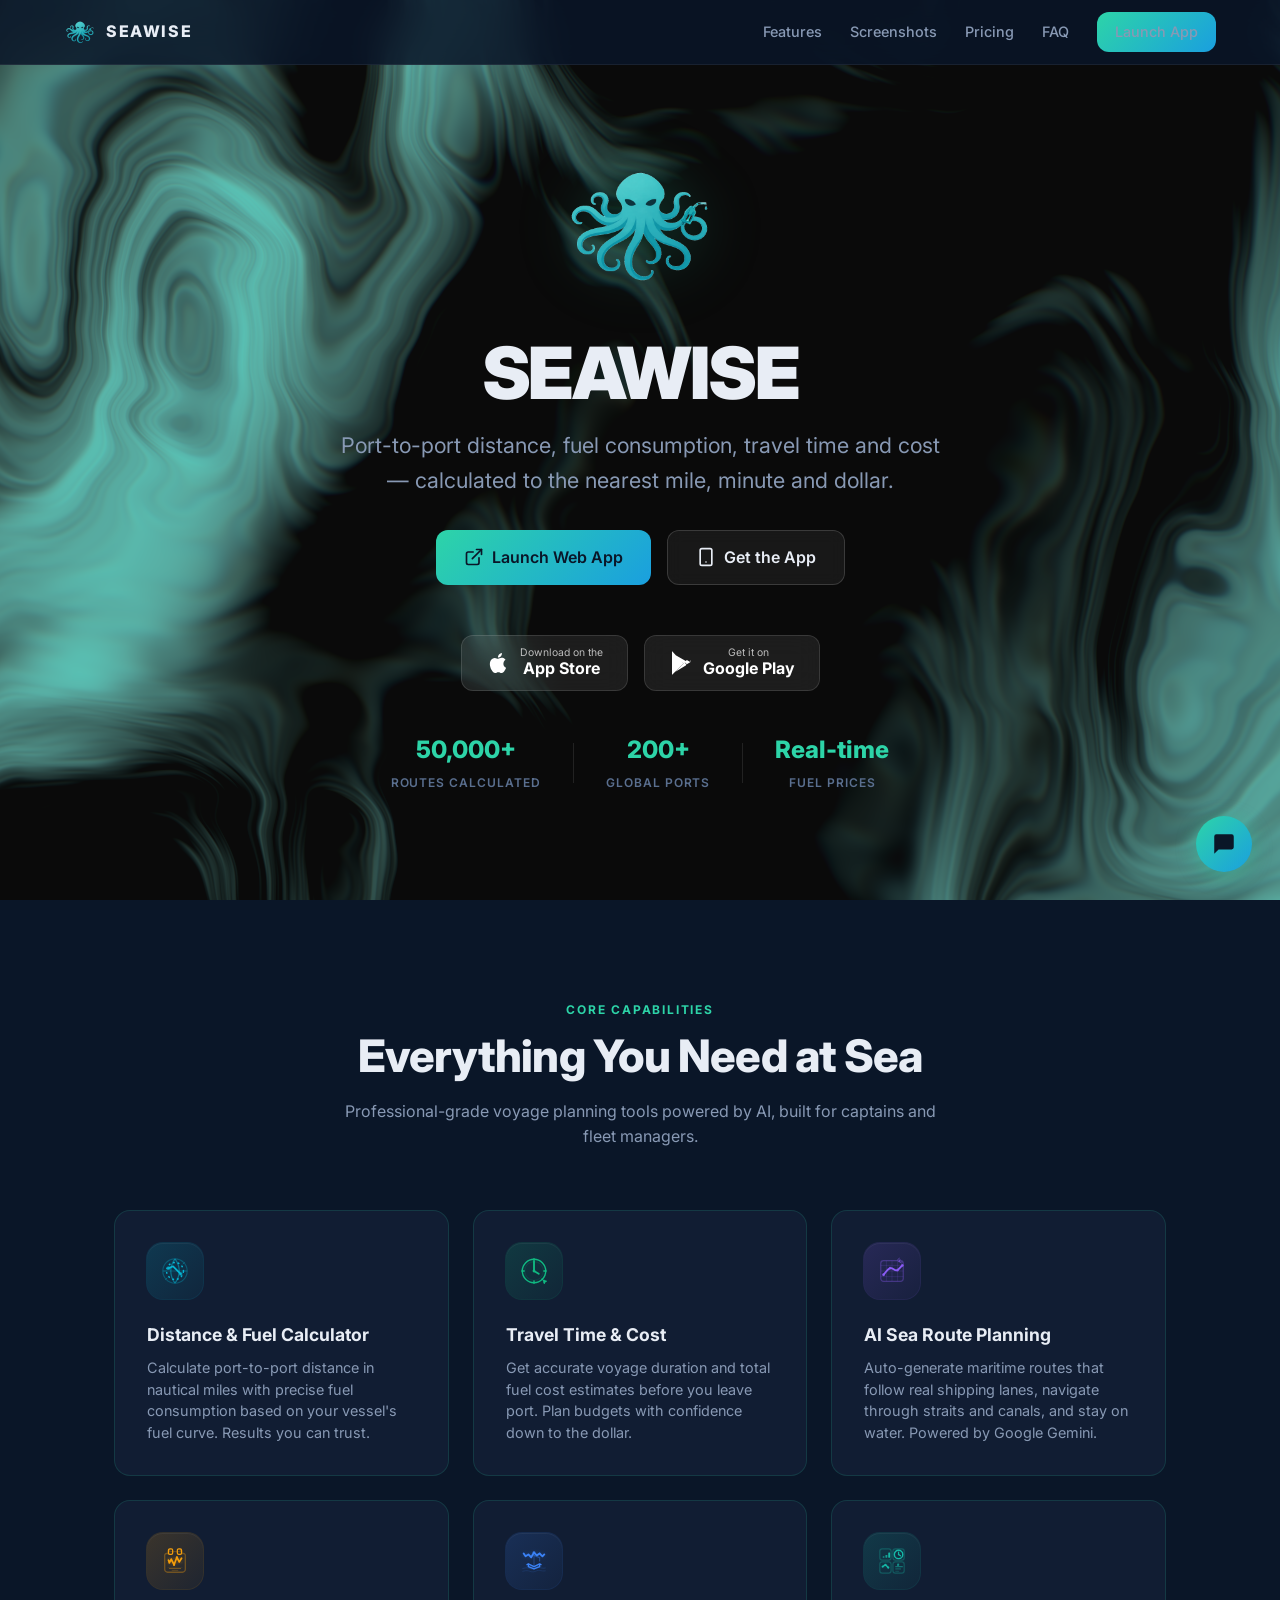
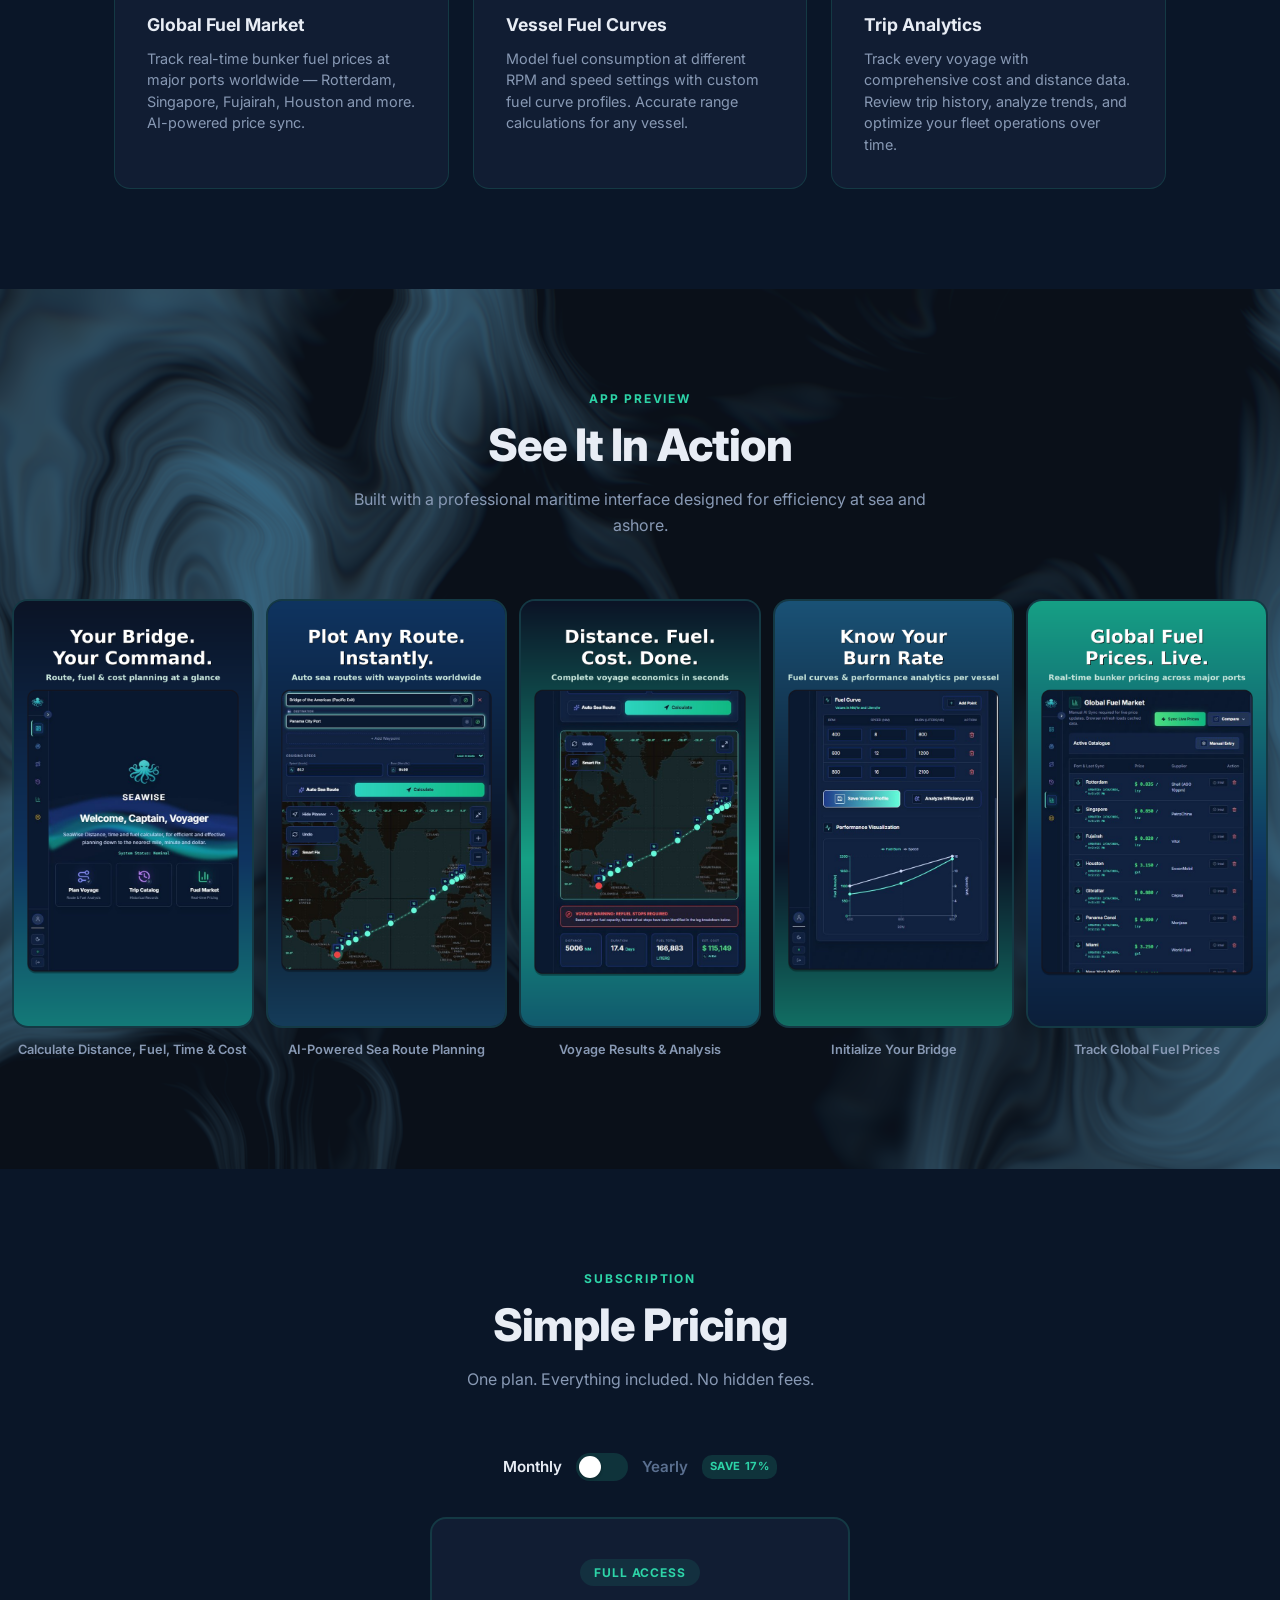
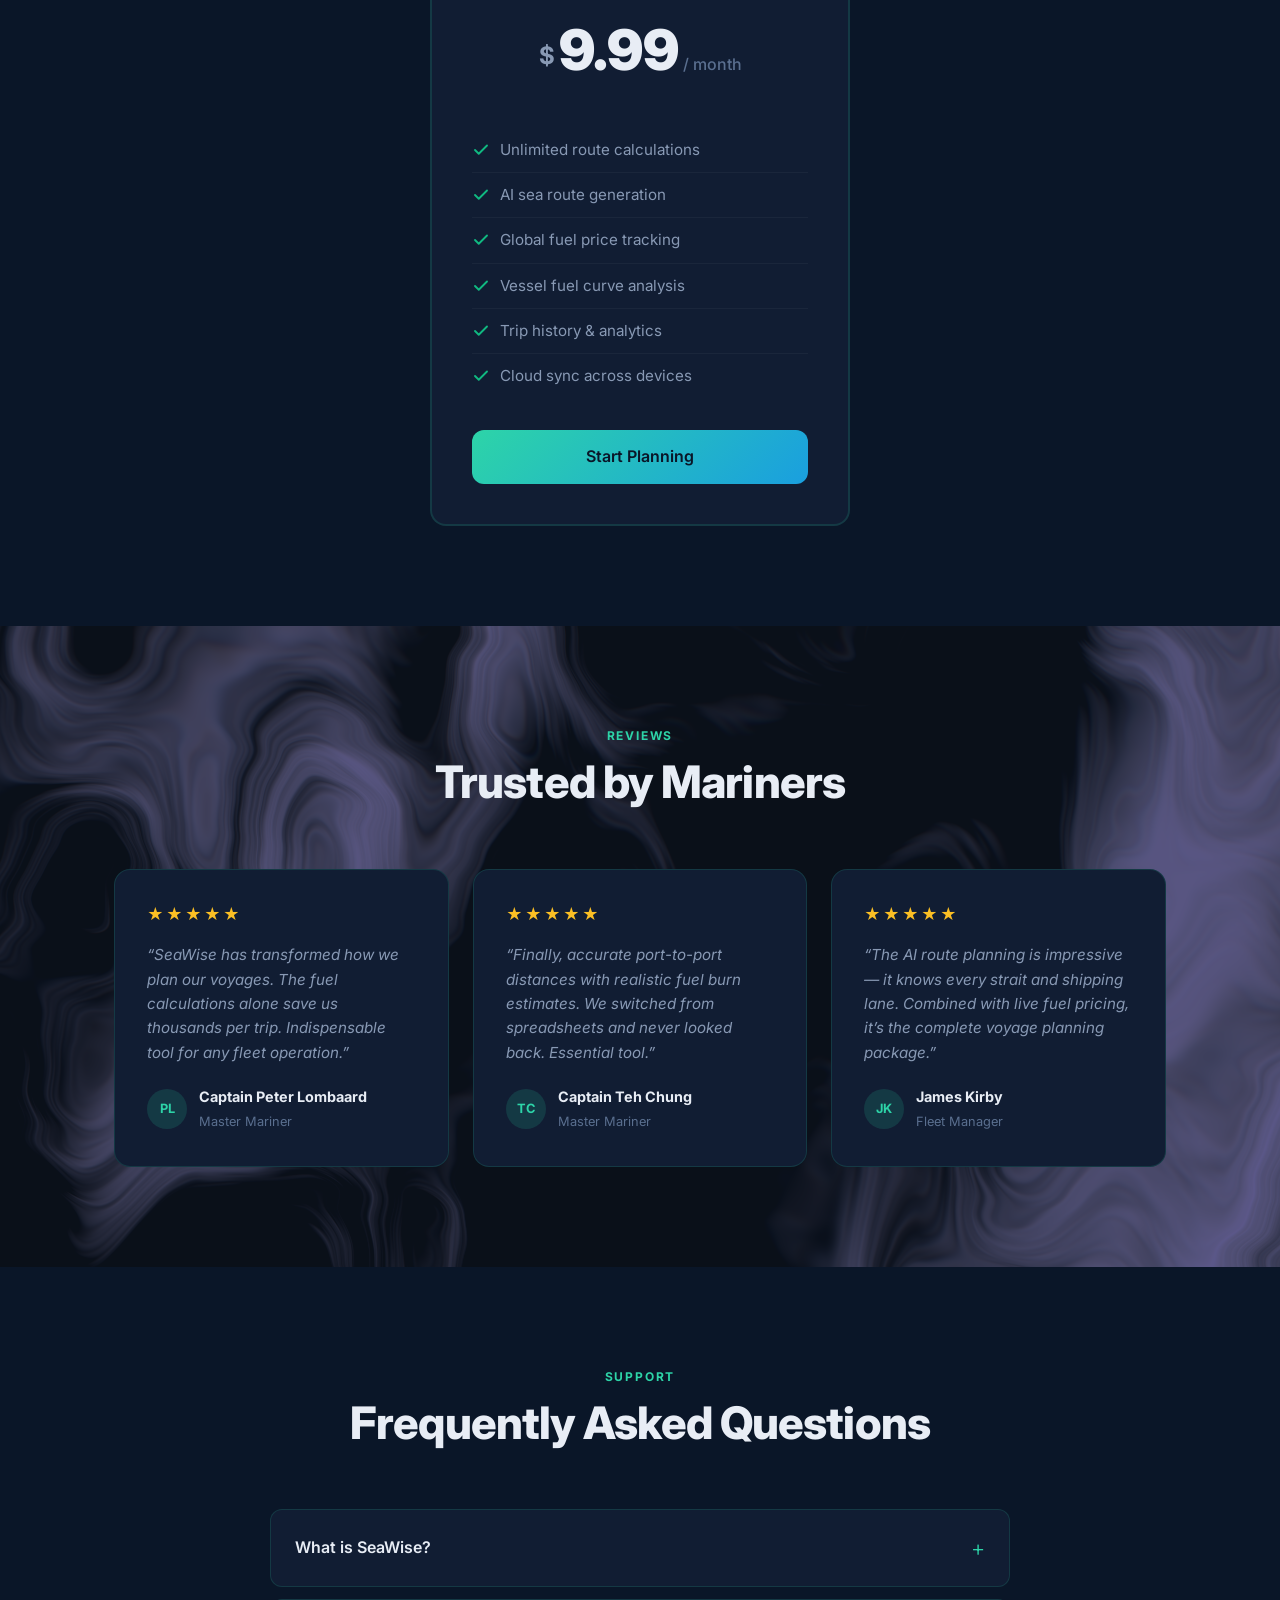
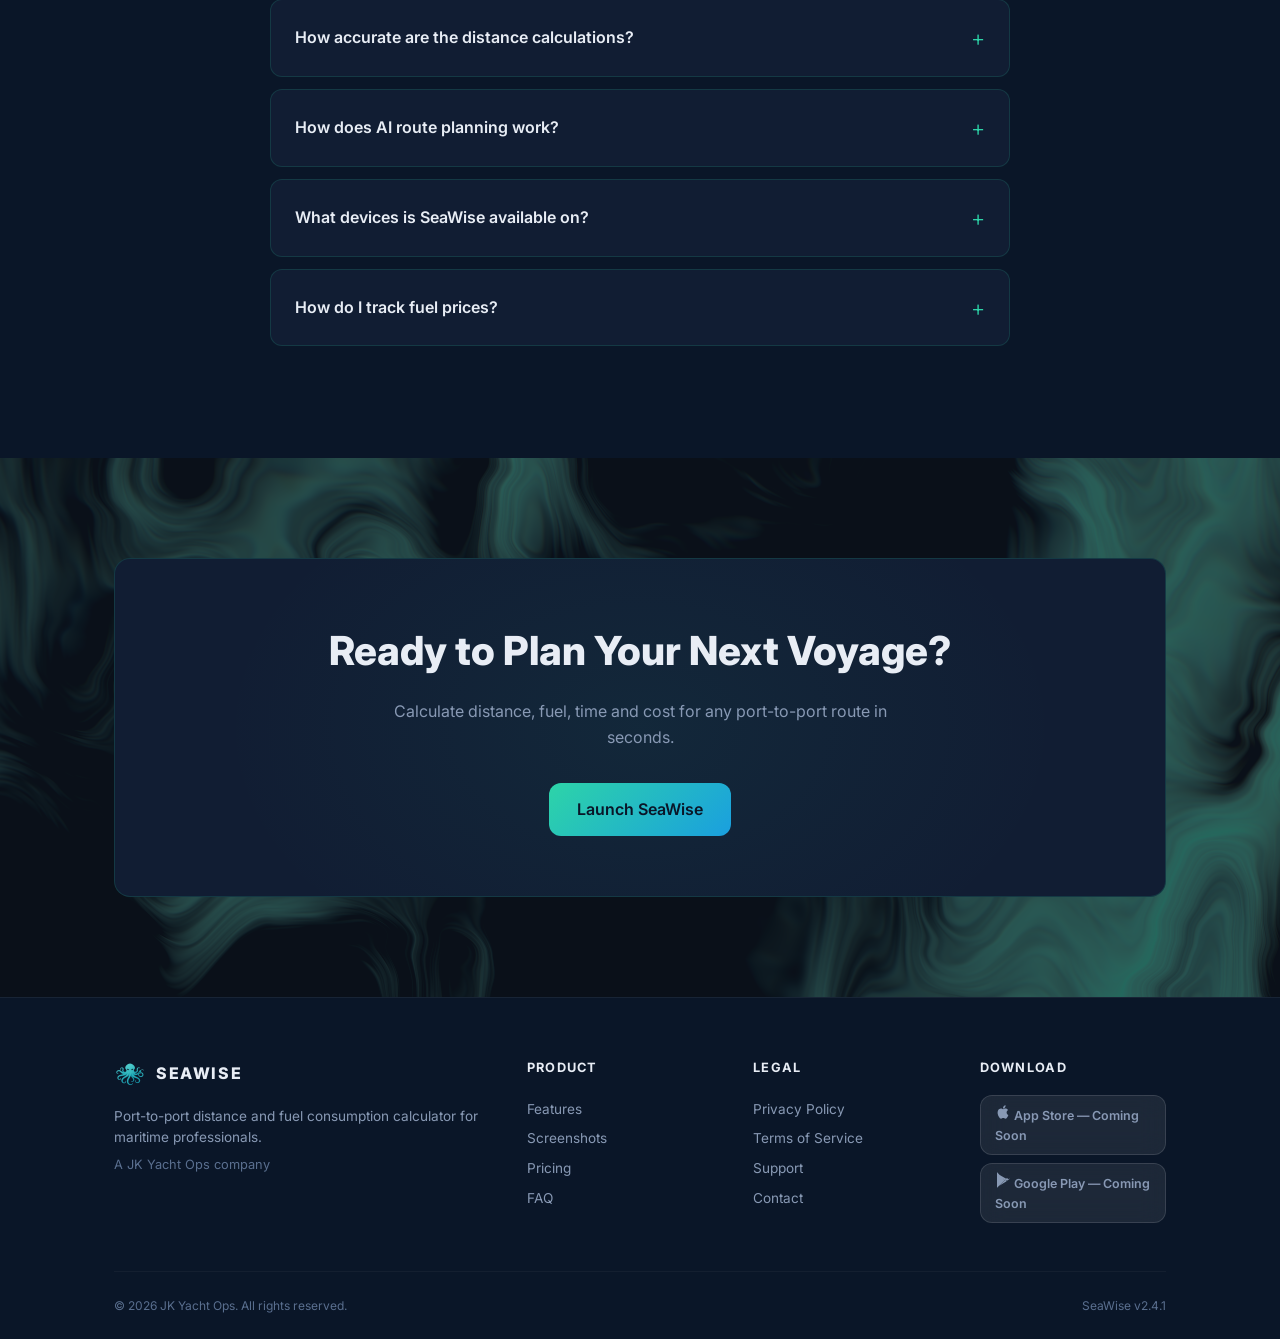
<file: index.html>
<!DOCTYPE html>
<html lang="en">
<head>
<meta charset="UTF-8">
<meta name="viewport" content="width=device-width, initial-scale=1.0">
<title>SeaWise — Maritime Distance & Fuel Calculator</title>
<meta name="theme-color" content="#0a1628">
<meta name="description" content="SeaWise — Port-to-port distance, fuel consumption, travel time and cost calculator for maritime professionals.">
<meta name="keywords" content="maritime navigation, voyage planner, fuel calculator, sea route, nautical miles, bunker fuel prices, yacht operations">
<meta property="og:title" content="SeaWise — Smart Voyage Planning">
<meta property="og:description" content="AI-powered route planning, fuel estimation, and market intelligence for modern mariners.">
<meta property="og:type" content="website">
<link rel="icon" type="image/png" href="seawise-logo.png">
<style>
  @import url('https://fonts.googleapis.com/css2?family=Inter:wght@300;400;500;600;700;800;900&display=swap');

  * { margin:0; padding:0; box-sizing:border-box; }

  :root {
    --bg-deep: #0a1628;
    --bg-card: #111d33;
    --bg-card-hover: #162440;
    --accent: #2dd4a8;
    --accent-glow: rgba(45,212,168,0.25);
    --text-primary: #e8edf5;
    --text-secondary: #8899b4;
    --text-muted: #5a6f8f;
    --border: rgba(45,212,168,0.15);
    --gradient-ocean: linear-gradient(135deg, #0a1628 0%, #0f2847 50%, #0a1628 100%);
    --gradient-accent: linear-gradient(135deg, #2dd4a8, #1a9fdf);
    --radius: 16px;
  }

  html { scroll-behavior: smooth; }

  body {
    font-family: 'Inter', -apple-system, BlinkMacSystemFont, sans-serif;
    background: var(--bg-deep);
    color: var(--text-primary);
    overflow-x: hidden;
    line-height: 1.6;
  }

  /* ─── NAV ─── */
  nav {
    position: fixed;
    top: 0; left: 0; right: 0;
    z-index: 1000;
    background: rgba(10,22,40,0.85);
    backdrop-filter: blur(16px);
    border-bottom: 1px solid rgba(255,255,255,0.06);
    transition: background 0.3s;
  }
  .nav-inner {
    max-width: 1200px;
    margin: 0 auto;
    padding: 0 24px;
    height: 64px;
    display: flex;
    align-items: center;
    justify-content: space-between;
  }
  .nav-brand {
    display: flex;
    align-items: center;
    gap: 10px;
    text-decoration: none;
    color: var(--text-primary);
  }
  .nav-logo {
    width: 32px;
    height: 32px;
    border-radius: 8px;
    object-fit: contain;
  }
  .nav-wordmark {
    font-weight: 800;
    font-size: 1rem;
    letter-spacing: 0.1em;
  }
  .nav-toggle {
    display: none;
    background: none;
    border: none;
    cursor: pointer;
    padding: 4px;
  }
  .nav-toggle span {
    display: block;
    width: 22px;
    height: 2px;
    background: var(--text-primary);
    margin: 5px 0;
    border-radius: 1px;
    transition: all 0.3s;
  }
  .nav-links {
    display: flex;
    align-items: center;
    gap: 28px;
  }
  .nav-links a {
    color: var(--text-secondary);
    text-decoration: none;
    font-size: 0.9rem;
    font-weight: 500;
    transition: color 0.3s;
  }
  .nav-links a:hover { color: var(--text-primary); }

  /* ─── BUTTONS ─── */
  .btn {
    display: inline-flex;
    align-items: center;
    gap: 8px;
    border-radius: 12px;
    font-weight: 600;
    text-decoration: none;
    transition: all 0.3s ease;
    cursor: pointer;
    border: none;
  }
  .btn-sm { padding: 8px 18px; font-size: 0.85rem; }
  .btn-lg { padding: 14px 28px; font-size: 1rem; }
  .btn-green {
    background: var(--gradient-accent);
    color: var(--bg-deep);
  }
  .btn-green:hover {
    transform: translateY(-2px);
    box-shadow: 0 8px 30px rgba(45,212,168,0.3);
  }
  .btn-outline {
    background: rgba(255,255,255,0.06);
    border: 1px solid rgba(255,255,255,0.15);
    color: var(--text-primary);
    backdrop-filter: blur(8px);
  }
  .btn-outline:hover {
    background: rgba(255,255,255,0.12);
    transform: translateY(-2px);
  }
  .btn-full { width: 100%; justify-content: center; }

  /* Store badges */
  .store-badges {
    display: flex;
    gap: 16px;
    justify-content: center;
    flex-wrap: wrap;
    position: relative;
    z-index: 2;
    margin-bottom: 40px;
  }
  .store-badge {
    display: inline-flex;
    align-items: center;
    gap: 10px;
    background: rgba(255,255,255,0.08);
    backdrop-filter: blur(12px);
    border: 1px solid rgba(255,255,255,0.12);
    border-radius: 12px;
    padding: 12px 24px;
    color: #fff;
    text-decoration: none;
    font-size: 0.85rem;
    font-weight: 600;
    transition: all 0.3s ease;
  }
  .store-badge:hover {
    background: rgba(255,255,255,0.14);
    transform: translateY(-2px);
    box-shadow: 0 8px 30px rgba(0,0,0,0.3);
  }
  .store-badge svg { width: 24px; height: 24px; }
  .store-badge .badge-label { font-size: 0.65rem; font-weight: 400; opacity: 0.7; display: block; line-height: 1; }
  .store-badge .badge-store { font-size: 1rem; font-weight: 700; display: block; line-height: 1.2; }

  /* ─── HERO ─── */
  .hero {
    position: relative;
    min-height: 100vh;
    display: flex;
    flex-direction: column;
    align-items: center;
    justify-content: center;
    text-align: center;
    padding: 100px 24px 60px;
    background: var(--gradient-ocean);
    overflow: hidden;
  }
  .hero::before {
    content: '';
    position: absolute;
    top: 0; left: 0; right: 0; bottom: 0;
    background:
      radial-gradient(ellipse 800px 400px at 20% 60%, rgba(45,212,168,0.06) 0%, transparent 70%),
      radial-gradient(ellipse 600px 300px at 80% 30%, rgba(26,159,223,0.06) 0%, transparent 70%);
    pointer-events: none;
  }

  /* Animated wave decoration */
  .wave-deco {
    position: absolute;
    width: 200%;
    height: 200px;
    bottom: -40px;
    left: -50%;
    opacity: 0.07;
    background: repeating-linear-gradient(
      90deg,
      transparent,
      transparent 40px,
      var(--accent) 40px,
      var(--accent) 42px
    );
    transform: rotate(-2deg);
    animation: waveSlide 20s linear infinite;
  }
  @keyframes waveSlide {
    from { transform: translateX(0) rotate(-2deg); }
    to { transform: translateX(-80px) rotate(-2deg); }
  }

  .hero-logo {
    width: 160px;
    height: 160px;
    margin-bottom: 28px;
    position: relative;
    z-index: 2;
  }
  .hero-logo img {
    width: 160px;
    height: 160px;
    display: block;
    object-fit: contain;
    filter: drop-shadow(0 0 30px var(--accent-glow));
  }

  .hero h1 {
    font-size: clamp(2.5rem, 6vw, 4.5rem);
    font-weight: 900;
    letter-spacing: -0.03em;
    line-height: 1.1;
    margin-bottom: 16px;
    position: relative;
    z-index: 2;
  }
  .text-gradient {
    background: var(--gradient-accent);
    -webkit-background-clip: text;
    -webkit-text-fill-color: transparent;
    background-clip: text;
  }

  .hero-tagline {
    font-size: clamp(1rem, 2.5vw, 1.35rem);
    color: var(--text-secondary);
    max-width: 600px;
    margin: 0 auto 32px;
    position: relative;
    z-index: 2;
    font-weight: 400;
  }

  .hero-actions {
    display: flex;
    gap: 16px;
    justify-content: center;
    flex-wrap: wrap;
    position: relative;
    z-index: 2;
    margin-bottom: 50px;
  }

  .hero-stats {
    display: flex;
    align-items: center;
    gap: 32px;
    position: relative;
    z-index: 2;
  }
  .hero-stat { text-align: center; }
  .hero-stat-value {
    display: block;
    font-size: 1.5rem;
    font-weight: 800;
    color: var(--accent);
  }
  .hero-stat-label {
    font-size: 0.75rem;
    color: var(--text-muted);
    text-transform: uppercase;
    letter-spacing: 0.08em;
    font-weight: 600;
  }
  .hero-stat-divider {
    width: 1px;
    height: 40px;
    background: rgba(255,255,255,0.1);
  }

  /* ─── SECTIONS ─── */
  .container {
    max-width: 1100px;
    margin: 0 auto;
    padding: 0 24px;
  }

  .section-tag {
    font-size: 0.75rem;
    font-weight: 700;
    text-transform: uppercase;
    letter-spacing: 0.15em;
    color: var(--accent);
    margin-bottom: 12px;
    display: block;
    text-align: center;
  }
  .section-header {
    text-align: center;
    margin-bottom: 60px;
  }
  .section-header h2 {
    font-size: clamp(1.8rem, 4vw, 2.8rem);
    font-weight: 800;
    margin-bottom: 16px;
    letter-spacing: -0.02em;
    line-height: 1.15;
  }
  .section-desc {
    color: var(--text-secondary);
    max-width: 620px;
    margin: 0 auto;
    font-size: 1rem;
  }

  /* ─── FEATURES ─── */
  #features {
    padding: 100px 0;
  }
  .features-grid {
    display: grid;
    grid-template-columns: repeat(auto-fit, minmax(260px, 1fr));
    gap: 24px;
  }
  .feature-card {
    background: var(--bg-card);
    border: 1px solid var(--border);
    border-radius: var(--radius);
    padding: 32px;
    transition: all 0.3s ease;
    position: relative;
    overflow: hidden;
  }
  .feature-card::before {
    content: '';
    position: absolute;
    top: 0; left: 0; right: 0;
    height: 2px;
    background: var(--gradient-accent);
    opacity: 0;
    transition: opacity 0.3s ease;
  }
  .feature-card:hover {
    background: var(--bg-card-hover);
    transform: translateY(-4px);
    box-shadow: 0 16px 48px rgba(0,0,0,0.3);
  }
  .feature-card:hover::before { opacity: 1; }

  .feature-icon {
    position: relative;
    width: 56px;
    height: 56px;
    border-radius: 16px;
    display: flex;
    align-items: center;
    justify-content: center;
    margin-bottom: 22px;
    transition: transform 0.3s, box-shadow 0.3s;
  }
  .feature-card:hover .feature-icon { transform: scale(1.08); }
  .feature-icon-cyan {
    background: linear-gradient(135deg, rgba(6,182,212,0.18) 0%, rgba(6,182,212,0.06) 100%);
    box-shadow: 0 0 0 1px rgba(6,182,212,0.15), inset 0 1px 0 rgba(255,255,255,0.05);
    color: #06b6d4;
  }
  .feature-card:hover .feature-icon-cyan { box-shadow: 0 0 24px rgba(6,182,212,0.25), 0 0 0 1px rgba(6,182,212,0.3); }
  .feature-icon-green {
    background: linear-gradient(135deg, rgba(16,185,129,0.18) 0%, rgba(16,185,129,0.06) 100%);
    box-shadow: 0 0 0 1px rgba(16,185,129,0.15), inset 0 1px 0 rgba(255,255,255,0.05);
    color: #10b981;
  }
  .feature-card:hover .feature-icon-green { box-shadow: 0 0 24px rgba(16,185,129,0.25), 0 0 0 1px rgba(16,185,129,0.3); }
  .feature-icon-purple {
    background: linear-gradient(135deg, rgba(139,92,246,0.18) 0%, rgba(139,92,246,0.06) 100%);
    box-shadow: 0 0 0 1px rgba(139,92,246,0.15), inset 0 1px 0 rgba(255,255,255,0.05);
    color: #8b5cf6;
  }
  .feature-card:hover .feature-icon-purple { box-shadow: 0 0 24px rgba(139,92,246,0.25), 0 0 0 1px rgba(139,92,246,0.3); }
  .feature-icon-amber {
    background: linear-gradient(135deg, rgba(245,158,11,0.18) 0%, rgba(245,158,11,0.06) 100%);
    box-shadow: 0 0 0 1px rgba(245,158,11,0.15), inset 0 1px 0 rgba(255,255,255,0.05);
    color: #f59e0b;
  }
  .feature-card:hover .feature-icon-amber { box-shadow: 0 0 24px rgba(245,158,11,0.25), 0 0 0 1px rgba(245,158,11,0.3); }
  .feature-icon-blue {
    background: linear-gradient(135deg, rgba(59,130,246,0.18) 0%, rgba(59,130,246,0.06) 100%);
    box-shadow: 0 0 0 1px rgba(59,130,246,0.15), inset 0 1px 0 rgba(255,255,255,0.05);
    color: #3b82f6;
  }
  .feature-card:hover .feature-icon-blue { box-shadow: 0 0 24px rgba(59,130,246,0.25), 0 0 0 1px rgba(59,130,246,0.3); }
  .feature-icon-teal {
    background: linear-gradient(135deg, rgba(20,184,166,0.18) 0%, rgba(20,184,166,0.06) 100%);
    box-shadow: 0 0 0 1px rgba(20,184,166,0.15), inset 0 1px 0 rgba(255,255,255,0.05);
    color: #14b8a6;
  }
  .feature-card:hover .feature-icon-teal { box-shadow: 0 0 24px rgba(20,184,166,0.25), 0 0 0 1px rgba(20,184,166,0.3); }

  .feature-card h3 {
    font-size: 1.1rem;
    font-weight: 700;
    margin-bottom: 8px;
  }
  .feature-card p {
    color: var(--text-secondary);
    font-size: 0.9rem;
    line-height: 1.5;
  }

  /* ─── SCREENSHOTS ─── */
  #screenshots {
    padding: 100px 0;
  }
  .screenshots-track {
    display: flex;
    flex-wrap: wrap;
    gap: 12px;
    justify-content: center;
    padding: 0 12px 8px;
  }
  .screenshot-item {
    flex: 1 1 0;
    min-width: 160px;
    text-align: center;
  }
  .screenshot-frame {
    width: 100%;
    aspect-ratio: 9 / 16;
    border-radius: var(--radius);
    overflow: hidden;
    border: 2px solid var(--border);
    background: var(--bg-card);
    transition: border-color 0.3s;
  }
  .screenshot-frame:hover {
    border-color: var(--accent);
  }
  .screenshot-frame img {
    width: 100%;
    height: 100%;
    display: block;
    object-fit: cover;
    object-position: top center;
  }
  .screenshot-caption {
    margin-top: 12px;
    font-size: 0.8rem;
    font-weight: 600;
    color: var(--text-secondary);
  }

  /* ─── PRICING ─── */
  #pricing {
    padding: 100px 0;
  }
  .pricing-toggle {
    display: flex;
    align-items: center;
    justify-content: center;
    gap: 14px;
    margin-bottom: 36px;
  }
  .pricing-toggle-label {
    font-size: 0.95rem;
    font-weight: 600;
    color: var(--text-muted);
    cursor: pointer;
    transition: color 0.3s;
  }
  .pricing-toggle-label.active {
    color: var(--text-primary);
  }
  .pricing-toggle-switch {
    position: relative;
    width: 52px;
    height: 28px;
    background: var(--border);
    border-radius: 14px;
    cursor: pointer;
    transition: background 0.3s;
    border: none;
    padding: 0;
  }
  .pricing-toggle-switch[aria-checked="true"] {
    background: var(--accent);
  }
  .pricing-toggle-switch::after {
    content: '';
    position: absolute;
    top: 3px;
    left: 3px;
    width: 22px;
    height: 22px;
    background: #fff;
    border-radius: 50%;
    transition: transform 0.3s cubic-bezier(0.22,1,0.36,1);
    box-shadow: 0 1px 3px rgba(0,0,0,0.3);
  }
  .pricing-toggle-switch[aria-checked="true"]::after {
    transform: translateX(24px);
  }
  .pricing-save-badge {
    font-size: 0.7rem;
    font-weight: 700;
    background: rgba(45,212,168,0.15);
    color: var(--accent);
    padding: 3px 8px;
    border-radius: 10px;
    text-transform: uppercase;
    letter-spacing: 0.05em;
  }
  .pricing-card {
    max-width: 420px;
    margin: 0 auto;
    background: var(--bg-card);
    border: 2px solid var(--border);
    border-radius: var(--radius);
    padding: 40px;
    text-align: center;
  }
  .pricing-badge {
    display: inline-block;
    background: rgba(45,212,168,0.1);
    color: var(--accent);
    font-size: 0.75rem;
    font-weight: 700;
    padding: 4px 14px;
    border-radius: 20px;
    text-transform: uppercase;
    letter-spacing: 0.08em;
    margin-bottom: 20px;
  }
  .pricing-amount {
    margin-bottom: 32px;
    position: relative;
  }
  .pricing-amount-monthly,
  .pricing-amount-yearly {
    transition: opacity 0.35s, transform 0.35s;
  }
  .pricing-amount-yearly {
    position: absolute;
    top: 0;
    left: 0;
    right: 0;
    opacity: 0;
    transform: translateY(8px);
    pointer-events: none;
  }
  .pricing-amount-yearly.active {
    opacity: 1;
    transform: translateY(0);
    pointer-events: auto;
    position: relative;
  }
  .pricing-amount-monthly.hidden {
    opacity: 0;
    transform: translateY(-8px);
    pointer-events: none;
    position: absolute;
    top: 0;
    left: 0;
    right: 0;
  }
  .pricing-currency {
    font-size: 1.5rem;
    font-weight: 700;
    vertical-align: super;
    color: var(--text-secondary);
  }
  .pricing-value {
    font-size: 3.5rem;
    font-weight: 900;
  }
  .pricing-period {
    font-size: 1rem;
    color: var(--text-muted);
    font-weight: 500;
  }
  .pricing-equiv {
    display: block;
    font-size: 0.85rem;
    color: var(--text-muted);
    margin-top: 4px;
  }
  .pricing-features {
    list-style: none;
    text-align: left;
    margin-bottom: 32px;
  }
  .pricing-features li {
    display: flex;
    align-items: center;
    gap: 10px;
    padding: 10px 0;
    border-bottom: 1px solid rgba(255,255,255,0.04);
    font-size: 0.95rem;
    color: var(--text-secondary);
  }
  .pricing-features li:last-child { border-bottom: none; }

  /* ─── TESTIMONIALS ─── */
  #testimonials {
    padding: 100px 0;
  }
  .testimonials-grid {
    display: grid;
    grid-template-columns: repeat(auto-fit, minmax(300px, 1fr));
    gap: 24px;
  }
  .testimonial-card {
    background: var(--bg-card);
    border: 1px solid var(--border);
    border-radius: var(--radius);
    padding: 32px;
  }
  .testimonial-stars {
    color: #fbbf24;
    font-size: 1rem;
    letter-spacing: 2px;
    margin-bottom: 16px;
  }
  .testimonial-card blockquote {
    color: var(--text-secondary);
    font-size: 0.95rem;
    line-height: 1.6;
    font-style: italic;
    margin-bottom: 20px;
  }
  .testimonial-author {
    display: flex;
    align-items: center;
    gap: 12px;
  }
  .testimonial-avatar {
    width: 40px;
    height: 40px;
    border-radius: 50%;
    background: rgba(45,212,168,0.15);
    display: flex;
    align-items: center;
    justify-content: center;
    font-weight: 700;
    font-size: 0.8rem;
    color: var(--accent);
  }
  .testimonial-author strong {
    display: block;
    font-size: 0.9rem;
  }
  .testimonial-author span {
    font-size: 0.8rem;
    color: var(--text-muted);
  }

  /* ─── FAQ ─── */
  #faq {
    padding: 100px 0;
  }
  .faq-list {
    max-width: 740px;
    margin: 0 auto;
  }
  .faq-item {
    background: var(--bg-card);
    border: 1px solid var(--border);
    border-radius: 12px;
    margin-bottom: 12px;
    overflow: hidden;
  }
  .faq-item summary {
    padding: 20px 24px;
    font-weight: 600;
    font-size: 1rem;
    cursor: pointer;
    list-style: none;
    display: flex;
    align-items: center;
    justify-content: space-between;
    transition: color 0.3s;
  }
  .faq-item summary::-webkit-details-marker { display: none; }
  .faq-item summary::after {
    content: '+';
    font-size: 1.4rem;
    font-weight: 300;
    color: var(--accent);
    transition: transform 0.3s;
  }
  .faq-item[open] summary::after {
    content: '-';
  }
  .faq-item summary:hover { color: var(--accent); }
  .faq-answer {
    padding: 0 24px 20px;
    color: var(--text-secondary);
    font-size: 0.95rem;
    line-height: 1.6;
  }
  .faq-answer a {
    color: var(--accent);
    text-decoration: none;
  }
  .faq-answer a:hover { text-decoration: underline; }

  /* ─── CTA ─── */
  #cta {
    padding: 100px 0;
  }
  .cta-card {
    background: var(--bg-card);
    border: 1px solid var(--border);
    border-radius: var(--radius);
    padding: 60px 40px;
    text-align: center;
    position: relative;
    overflow: hidden;
  }
  .cta-card::before {
    content: '';
    position: absolute;
    inset: 0;
    background: radial-gradient(ellipse 600px 400px at 50% 50%, rgba(45,212,168,0.06) 0%, transparent 70%);
    pointer-events: none;
  }
  .cta-card h2 {
    font-size: clamp(1.6rem, 4vw, 2.5rem);
    font-weight: 800;
    margin-bottom: 16px;
    position: relative;
  }
  .cta-card p {
    color: var(--text-secondary);
    max-width: 500px;
    margin: 0 auto 32px;
    position: relative;
  }
  .cta-card .btn { position: relative; }

  /* ─── FOOTER ─── */
  footer {
    border-top: 1px solid rgba(255,255,255,0.06);
    padding: 60px 0 0;
  }
  .footer-grid {
    display: grid;
    grid-template-columns: 2fr 1fr 1fr 1fr;
    gap: 40px;
    margin-bottom: 40px;
  }
  .footer-brand { }
  .footer-logo-row {
    display: flex;
    align-items: center;
    gap: 10px;
    margin-bottom: 16px;
  }
  .footer-logo {
    width: 32px;
    height: 32px;
    border-radius: 8px;
    object-fit: contain;
  }
  .footer-wordmark {
    font-weight: 800;
    font-size: 1rem;
    letter-spacing: 0.1em;
  }
  .footer-tagline {
    color: var(--text-secondary);
    font-size: 0.85rem;
    margin-bottom: 8px;
    line-height: 1.5;
  }
  .footer-company {
    color: var(--text-muted);
    font-size: 0.8rem;
  }
  .footer-col h4 {
    font-size: 0.8rem;
    font-weight: 700;
    text-transform: uppercase;
    letter-spacing: 0.1em;
    color: var(--text-primary);
    margin-bottom: 16px;
  }
  .footer-col a {
    display: block;
    color: var(--text-secondary);
    text-decoration: none;
    font-size: 0.85rem;
    padding: 4px 0;
    transition: color 0.3s;
  }
  .footer-col a:hover { color: var(--accent); }
  .footer-col .store-badge {
    padding: 8px 14px;
    font-size: 0.78rem;
    margin-bottom: 8px;
    gap: 8px;
  }
  .footer-col .store-badge svg { width: 16px; height: 16px; }
  .footer-bottom {
    padding: 24px 0;
    border-top: 1px solid rgba(255,255,255,0.04);
    display: flex;
    justify-content: space-between;
    align-items: center;
  }
  .footer-bottom p {
    font-size: 0.75rem;
    color: var(--text-muted);
  }

  /* ─── CHAT WIDGET ─── */
  .chat-fab {
    position: fixed;
    bottom: 28px;
    right: 28px;
    z-index: 999;
    width: 56px;
    height: 56px;
    border-radius: 50%;
    background: var(--gradient-accent);
    border: none;
    cursor: pointer;
    display: flex;
    align-items: center;
    justify-content: center;
    box-shadow: 0 4px 20px rgba(45,212,168,0.4);
    transition: transform 0.3s, box-shadow 0.3s;
  }
  .chat-fab:hover {
    transform: scale(1.08);
    box-shadow: 0 6px 28px rgba(45,212,168,0.5);
  }
  .chat-fab svg { width: 26px; height: 26px; fill: var(--bg-deep); }
  .chat-fab .icon-close { display: none; }
  .chat-fab.open .icon-chat { display: none; }
  .chat-fab.open .icon-close { display: block; }

  .chat-panel {
    position: fixed;
    bottom: 96px;
    right: 28px;
    z-index: 998;
    width: 340px;
    max-height: 420px;
    background: var(--bg-card);
    border: 1px solid var(--border);
    border-radius: 16px;
    box-shadow: 0 12px 48px rgba(0,0,0,0.4);
    display: none;
    flex-direction: column;
    overflow: hidden;
  }
  .chat-panel.open { display: flex; }

  .chat-header {
    padding: 20px;
    background: rgba(45,212,168,0.06);
    border-bottom: 1px solid var(--border);
  }
  .chat-header h4 {
    font-size: 1rem;
    font-weight: 700;
    margin-bottom: 4px;
  }
  .chat-header p {
    font-size: 0.8rem;
    color: var(--text-secondary);
  }

  .chat-body {
    padding: 20px;
    flex: 1;
    overflow-y: auto;
  }
  .chat-body .chat-msg {
    background: rgba(45,212,168,0.08);
    border-radius: 12px 12px 12px 4px;
    padding: 12px 16px;
    font-size: 0.88rem;
    color: var(--text-primary);
    line-height: 1.5;
    margin-bottom: 16px;
  }
  .chat-body .chat-option {
    display: block;
    width: 100%;
    text-align: left;
    background: var(--bg-deep);
    border: 1px solid var(--border);
    border-radius: 10px;
    padding: 12px 16px;
    color: var(--text-primary);
    font-size: 0.85rem;
    font-weight: 500;
    cursor: pointer;
    margin-bottom: 8px;
    transition: all 0.2s;
    text-decoration: none;
  }
  .chat-body .chat-option:hover {
    border-color: var(--accent);
    background: rgba(45,212,168,0.06);
    color: var(--accent);
  }
  .chat-body .chat-option svg {
    width: 16px; height: 16px;
    vertical-align: -3px;
    margin-right: 8px;
    stroke: currentColor;
    fill: none;
    stroke-width: 2;
  }

  @media (max-width: 768px) {
    .chat-panel {
      right: 12px;
      left: 12px;
      width: auto;
      bottom: 88px;
    }
    .chat-fab { bottom: 20px; right: 20px; }
  }

  /* ─── ANIMATIONS ─── */
  .animate-in {
    opacity: 0;
    transform: translateY(24px);
    transition: opacity 0.7s cubic-bezier(0.22,1,0.36,1), transform 0.7s cubic-bezier(0.22,1,0.36,1);
  }
  .animate-in.visible {
    opacity: 1;
    transform: translateY(0);
  }
  /* Fallback: if JS fails or observer doesn't fire, show content after 1.5s */
  @media (prefers-reduced-motion: reduce) {
    .animate-in { opacity: 1; transform: none; transition: none; }
  }

  /* ─── RESPONSIVE ─── */
  @media (max-width: 768px) {
    .nav-toggle { display: block; }
    .nav-links {
      display: none;
      position: absolute;
      top: 64px;
      left: 0; right: 0;
      background: rgba(10,22,40,0.95);
      backdrop-filter: blur(16px);
      flex-direction: column;
      padding: 16px 24px;
      gap: 12px;
      border-bottom: 1px solid rgba(255,255,255,0.06);
    }
    .nav-links.open { display: flex; }

    .hero { padding: 100px 20px 60px; }
    .hero-stats { gap: 16px; flex-wrap: wrap; justify-content: center; }
    .hero-stat-value { font-size: 1.2rem; }
    .hero-stat-divider { display: none; }

    .features-grid { grid-template-columns: 1fr; }

    .screenshot-item { max-width: 280px; }

    .testimonials-grid { grid-template-columns: 1fr; }

    .footer-grid {
      grid-template-columns: 1fr;
      gap: 32px;
    }
    .footer-bottom {
      flex-direction: column;
      gap: 8px;
      text-align: center;
    }

    .store-badges { flex-direction: column; align-items: center; }
  }
</style>
</head>
<body>

<!-- NAV -->
<nav>
  <div class="nav-inner">
    <a href="https://seawise.site/#" class="nav-brand">
      <img src="seawise-logo.png" alt="SeaWise" class="nav-logo">
      <span class="nav-wordmark">SEAWISE</span>
    </a>
    <button class="nav-toggle" aria-label="Toggle menu" onclick="document.querySelector('.nav-links').classList.toggle('open')">
      <span></span><span></span><span></span>
    </button>
    <div class="nav-links">
      <a href="#features">Features</a>
      <a href="#screenshots">Screenshots</a>
      <a href="#pricing">Pricing</a>
      <a href="#faq">FAQ</a>
      <a href="https://app.seawise.site/" class="btn btn-sm btn-green" target="_blank" rel="noopener">Launch App</a>
    </div>
  </div>
</nav>

<!-- HERO -->
<section class="hero" id="hero">
  <canvas id="smoke-canvas" style="position:absolute;inset:0;width:100%;height:100%;display:block;z-index:0;"></canvas>

  <div class="hero-logo" style="position:relative;z-index:1;">
    <img src="seawise-logo.png" alt="SeaWise">
  </div>

  <h1 style="position:relative;z-index:1;">SEAWISE</h1>

  <p class="hero-tagline">Port-to-port distance, fuel consumption, travel time and cost — calculated to the nearest mile, minute and dollar.</p>

  <div class="hero-actions">
    <a href="https://app.seawise.site/" class="btn btn-green btn-lg" target="_blank" rel="noopener">
      <svg width="20" height="20" viewBox="0 0 24 24" fill="none" stroke="currentColor" stroke-width="2" stroke-linecap="round" stroke-linejoin="round"><path d="M18 13v6a2 2 0 0 1-2 2H5a2 2 0 0 1-2-2V8a2 2 0 0 1 2-2h6"></path><polyline points="15 3 21 3 21 9"></polyline><line x1="10" y1="14" x2="21" y2="3"></line></svg>
      Launch Web App
    </a>
    <a href="#pricing" class="btn btn-outline btn-lg">
      <svg width="20" height="20" viewBox="0 0 24 24" fill="none" stroke="currentColor" stroke-width="2" stroke-linecap="round" stroke-linejoin="round"><rect x="5" y="2" width="14" height="20" rx="2" ry="2"></rect><line x1="12" y1="18" x2="12.01" y2="18"></line></svg>
      Get the App
    </a>
  </div>

  <div class="store-badges">
    <a href="#" class="store-badge">
      <svg viewBox="0 0 24 24" fill="currentColor"><path d="M18.71 19.5c-.83 1.24-1.71 2.45-3.05 2.47-1.34.03-1.77-.79-3.29-.79-1.53 0-2 .77-3.27.82-1.31.05-2.3-1.32-3.14-2.53C4.25 17 2.94 12.45 4.7 9.39c.87-1.52 2.43-2.48 4.12-2.51 1.28-.02 2.5.87 3.29.87.78 0 2.26-1.07 3.8-.91.65.03 2.47.26 3.64 1.98-.09.06-2.17 1.28-2.15 3.81.03 3.02 2.65 4.03 2.68 4.04-.03.07-.42 1.44-1.38 2.83M13 3.5c.73-.83 1.94-1.46 2.94-1.5.13 1.17-.34 2.35-1.04 3.19-.69.85-1.83 1.51-2.95 1.42-.15-1.15.41-2.35 1.05-3.11z"/></svg>
      <div>
        <span class="badge-label">Download on the</span>
        <span class="badge-store">App Store</span>
      </div>
    </a>
    <a href="#" class="store-badge">
      <svg viewBox="0 0 24 24" fill="currentColor"><path d="M3.18 23.67L14.32 12.53 3.18.34c-.27.12-.18.96-.18 1.2V22.5c0 .23-.09 1.03.18 1.17zM16.8 10.06L5.82 3.72l9.16 9.16L16.8 10.06zm.59 3.37l-1.83-1.83-9.16 9.16L16.8 14.42l.59-.99zM21.2 11.1l-3.39-1.98-2.09 2.09 2.09 2.09 3.39-1.98c.58-.34.58-1.88 0-2.22z"/></svg>
      <div>
        <span class="badge-label">Get it on</span>
        <span class="badge-store">Google Play</span>
      </div>
    </a>
  </div>

  <div class="hero-stats">
    <div class="hero-stat">
      <span class="hero-stat-value">50,000+</span>
      <span class="hero-stat-label">Routes Calculated</span>
    </div>
    <div class="hero-stat-divider"></div>
    <div class="hero-stat">
      <span class="hero-stat-value">200+</span>
      <span class="hero-stat-label">Global Ports</span>
    </div>
    <div class="hero-stat-divider"></div>
    <div class="hero-stat">
      <span class="hero-stat-value">Real-time</span>
      <span class="hero-stat-label">Fuel Prices</span>
    </div>
  </div>
</section>

<!-- FEATURES -->
<section id="features">
  <div class="container">
    <div class="section-header animate-in">
      <span class="section-tag">Core Capabilities</span>
      <h2>Everything You Need at Sea</h2>
      <p class="section-desc">Professional-grade voyage planning tools powered by AI, built for captains and fleet managers.</p>
    </div>
    <div class="features-grid">
      <div class="feature-card animate-in">
        <div class="feature-icon feature-icon-cyan">
          <svg width="30" height="30" viewBox="0 0 32 32" fill="none" xmlns="http://www.w3.org/2000/svg">
            <circle cx="16" cy="16" r="13" stroke="currentColor" stroke-width="1.2" opacity="0.3"/>
            <circle cx="16" cy="16" r="9" stroke="currentColor" stroke-width="1.5" stroke-dasharray="2 3"/>
            <path d="M16 3C16 3 20.5 9 20.5 16S16 29 16 29" stroke="currentColor" stroke-width="1.3" opacity="0.5"/>
            <path d="M16 3C16 3 11.5 9 11.5 16S16 29 16 29" stroke="currentColor" stroke-width="1.3" opacity="0.5"/>
            <line x1="3" y1="16" x2="29" y2="16" stroke="currentColor" stroke-width="1" opacity="0.3"/>
            <circle cx="9" cy="13" r="2" fill="currentColor" opacity="0.6"/>
            <circle cx="22" cy="19" r="2" fill="currentColor" opacity="0.6"/>
            <path d="M9 13L14 11L18 15L22 19" stroke="currentColor" stroke-width="1.8" stroke-linecap="round" stroke-linejoin="round"/>
            <circle cx="9" cy="13" r="1" fill="currentColor"/>
            <circle cx="22" cy="19" r="1" fill="currentColor"/>
            <path d="M24.5 8.5L26 7M7.5 23.5L6 25" stroke="currentColor" stroke-width="1" stroke-linecap="round" opacity="0.4"/>
            <path d="M25 16h3M4 16H7" stroke="currentColor" stroke-width="1" stroke-linecap="round" opacity="0.25"/>
          </svg>
        </div>
        <h3>Distance & Fuel Calculator</h3>
        <p>Calculate port-to-port distance in nautical miles with precise fuel consumption based on your vessel's fuel curve. Results you can trust.</p>
      </div>
      <div class="feature-card animate-in">
        <div class="feature-icon feature-icon-green">
          <svg width="30" height="30" viewBox="0 0 32 32" fill="none" xmlns="http://www.w3.org/2000/svg">
            <circle cx="16" cy="16" r="12.5" stroke="currentColor" stroke-width="1.5"/>
            <circle cx="16" cy="16" r="10" stroke="currentColor" stroke-width="0.8" opacity="0.2"/>
            <path d="M16 6V16L21 19" stroke="currentColor" stroke-width="2" stroke-linecap="round" stroke-linejoin="round"/>
            <circle cx="16" cy="16" r="1.5" fill="currentColor"/>
            <line x1="16" y1="3" x2="16" y2="5.5" stroke="currentColor" stroke-width="1.5" stroke-linecap="round"/>
            <line x1="16" y1="26.5" x2="16" y2="29" stroke="currentColor" stroke-width="1.5" stroke-linecap="round"/>
            <line x1="3" y1="16" x2="5.5" y2="16" stroke="currentColor" stroke-width="1.5" stroke-linecap="round"/>
            <line x1="26.5" y1="16" x2="29" y2="16" stroke="currentColor" stroke-width="1.5" stroke-linecap="round"/>
            <circle cx="16" cy="4.5" r="0.6" fill="currentColor" opacity="0.4"/>
            <circle cx="16" cy="27.5" r="0.6" fill="currentColor" opacity="0.4"/>
            <circle cx="4.5" cy="16" r="0.6" fill="currentColor" opacity="0.4"/>
            <circle cx="27.5" cy="16" r="0.6" fill="currentColor" opacity="0.4"/>
            <path d="M24.5 24.5L26.5 26.5" stroke="currentColor" stroke-width="1.2" stroke-linecap="round"/>
            <line x1="27" y1="27" x2="29" y2="27" stroke="currentColor" stroke-width="1.5" stroke-linecap="round"/>
            <line x1="27" y1="27" x2="27" y2="29" stroke="currentColor" stroke-width="1.5" stroke-linecap="round"/>
            <text x="27.5" y="28.8" font-size="4.5" font-weight="700" fill="currentColor" text-anchor="middle">$</text>
          </svg>
        </div>
        <h3>Travel Time & Cost</h3>
        <p>Get accurate voyage duration and total fuel cost estimates before you leave port. Plan budgets with confidence down to the dollar.</p>
      </div>
      <div class="feature-card animate-in">
        <div class="feature-icon feature-icon-purple">
          <svg width="30" height="30" viewBox="0 0 32 32" fill="none" xmlns="http://www.w3.org/2000/svg">
            <rect x="4" y="5" width="24" height="22" rx="3" stroke="currentColor" stroke-width="1.3" opacity="0.35"/>
            <path d="M4 10h24" stroke="currentColor" stroke-width="0.8" opacity="0.2"/>
            <path d="M4 16h24" stroke="currentColor" stroke-width="0.8" opacity="0.2"/>
            <path d="M4 22h24" stroke="currentColor" stroke-width="0.8" opacity="0.2"/>
            <path d="M10 5v22" stroke="currentColor" stroke-width="0.8" opacity="0.2"/>
            <path d="M16 5v22" stroke="currentColor" stroke-width="0.8" opacity="0.2"/>
            <path d="M22 5v22" stroke="currentColor" stroke-width="0.8" opacity="0.2"/>
            <path d="M7 20C9 18 11 14 14 13C17 12 19 17 22 15C24 13.5 26 11 27 10" stroke="currentColor" stroke-width="2" stroke-linecap="round" stroke-linejoin="round"/>
            <circle cx="7" cy="20" r="1.5" fill="currentColor" opacity="0.7"/>
            <circle cx="14" cy="13" r="1.5" fill="currentColor" opacity="0.7"/>
            <circle cx="22" cy="15" r="1.5" fill="currentColor" opacity="0.7"/>
            <circle cx="27" cy="10" r="1.5" fill="currentColor" opacity="0.7"/>
            <path d="M22 4l1.8-1.5M24.5 3.8l-0.7 2.2M23 6l2 0.5" stroke="currentColor" stroke-width="1" stroke-linecap="round" opacity="0.6"/>
            <path d="M25 7l0.8-1M26.5 6.5l-0.3 1.2" stroke="currentColor" stroke-width="0.8" stroke-linecap="round" opacity="0.45"/>
          </svg>
        </div>
        <h3>AI Sea Route Planning</h3>
        <p>Auto-generate maritime routes that follow real shipping lanes, navigate through straits and canals, and stay on water. Powered by Google Gemini.</p>
      </div>
      <div class="feature-card animate-in">
        <div class="feature-icon feature-icon-amber">
          <svg width="30" height="30" viewBox="0 0 32 32" fill="none" xmlns="http://www.w3.org/2000/svg">
            <path d="M11 4C11 4 9 4 9 6V8H7C5.5 8 5 9.5 5 9.5V25C5 26.5 6.5 28 8 28H24C25.5 28 27 26.5 27 25V9.5C27 9.5 26.5 8 25 8H23V6C23 4 21 4 21 4" stroke="currentColor" stroke-width="1.4" opacity="0.35"/>
            <rect x="9" y="3" width="4.5" height="6" rx="1.5" stroke="currentColor" stroke-width="1.3"/>
            <rect x="18.5" y="3" width="4.5" height="6" rx="1.5" stroke="currentColor" stroke-width="1.3"/>
            <path d="M9 6h14" stroke="currentColor" stroke-width="1" opacity="0.3"/>
            <path d="M8 13h16" stroke="currentColor" stroke-width="0.7" opacity="0.15"/>
            <path d="M8 18h16" stroke="currentColor" stroke-width="0.7" opacity="0.15"/>
            <path d="M8 23h16" stroke="currentColor" stroke-width="0.7" opacity="0.15"/>
            <path d="M9 15L10 18L12 14L15 20L18 12L20.5 17L23 13" stroke="currentColor" stroke-width="1.8" stroke-linecap="round" stroke-linejoin="round"/>
            <path d="M9 15L10 18L12 14L15 20L18 12L20.5 17L23 13" stroke="currentColor" stroke-width="1.8" stroke-linecap="round" stroke-linejoin="round" opacity="0.3" filter="blur(2px)"/>
            <circle cx="15" cy="20" r="1.2" fill="currentColor"/>
            <circle cx="18" cy="12" r="1.2" fill="currentColor"/>
            <path d="M10 24h12" stroke="currentColor" stroke-width="1" stroke-linecap="round" opacity="0.4"/>
            <path d="M13 26h6" stroke="currentColor" stroke-width="1" stroke-linecap="round" opacity="0.25"/>
          </svg>
        </div>
        <h3>Global Fuel Market</h3>
        <p>Track real-time bunker fuel prices at major ports worldwide — Rotterdam, Singapore, Fujairah, Houston and more. AI-powered price sync.</p>
      </div>
      <div class="feature-card animate-in">
        <div class="feature-icon feature-icon-blue">
          <svg width="30" height="30" viewBox="0 0 32 32" fill="none" xmlns="http://www.w3.org/2000/svg">
            <path d="M4 24C6 23.5 8 23 10 23.5S14 25 16 24.5 20 22.5 22 23S26 24 28 23.5" stroke="currentColor" stroke-width="1" stroke-linecap="round" opacity="0.2"/>
            <path d="M4 27C6 26.5 8 26 10 26.5S14 28 16 27.5 20 25.5 22 26S26 27 28 26.5" stroke="currentColor" stroke-width="1" stroke-linecap="round" opacity="0.15"/>
            <path d="M16 22L10 19L8 20V22L12 24H20L24 22V20L22 19Z" fill="currentColor" opacity="0.12"/>
            <path d="M16 10V22" stroke="currentColor" stroke-width="1.2" opacity="0.3"/>
            <path d="M10 19L16 22L22 19" stroke="currentColor" stroke-width="1.4" stroke-linejoin="round"/>
            <path d="M8 20L10 19V22L16 24.5L22 22V19L24 20" stroke="currentColor" stroke-width="1.4" stroke-linejoin="round"/>
            <path d="M16 10L22 12.5V16" stroke="currentColor" stroke-width="1.2" stroke-linecap="round" opacity="0.4"/>
            <path d="M5 8L7 11L10 9L13 12L16 7L19 10L22 8L25 11L27 9" stroke="currentColor" stroke-width="2" stroke-linecap="round" stroke-linejoin="round"/>
            <path d="M5 8L7 11L10 9L13 12L16 7L19 10L22 8L25 11L27 9" stroke="currentColor" stroke-width="2" stroke-linecap="round" stroke-linejoin="round" opacity="0.25" filter="blur(2px)"/>
            <circle cx="16" cy="7" r="1.5" fill="currentColor" opacity="0.7"/>
            <circle cx="13" cy="12" r="1" fill="currentColor" opacity="0.5"/>
            <circle cx="22" cy="8" r="1" fill="currentColor" opacity="0.5"/>
          </svg>
        </div>
        <h3>Vessel Fuel Curves</h3>
        <p>Model fuel consumption at different RPM and speed settings with custom fuel curve profiles. Accurate range calculations for any vessel.</p>
      </div>
      <div class="feature-card animate-in">
        <div class="feature-icon feature-icon-teal">
          <svg width="30" height="30" viewBox="0 0 32 32" fill="none" xmlns="http://www.w3.org/2000/svg">
            <rect x="3" y="3" width="12" height="12" rx="2.5" stroke="currentColor" stroke-width="1.3" opacity="0.3"/>
            <rect x="17" y="3" width="12" height="12" rx="2.5" stroke="currentColor" stroke-width="1.3" opacity="0.3"/>
            <rect x="3" y="17" width="12" height="12" rx="2.5" stroke="currentColor" stroke-width="1.3" opacity="0.3"/>
            <rect x="17" y="17" width="12" height="12" rx="2.5" stroke="currentColor" stroke-width="1.3" opacity="0.3"/>
            <rect x="6" y="11" width="2" height="1.5" rx="0.5" fill="currentColor" opacity="0.7"/>
            <rect x="9" y="9.5" width="2" height="3" rx="0.5" fill="currentColor" opacity="0.8"/>
            <rect x="12" y="7" width="2" height="5.5" rx="0.5" fill="currentColor"/>
            <circle cx="23" cy="9" r="4.5" stroke="currentColor" stroke-width="1.5"/>
            <path d="M23 6.5V9L25 10.5" stroke="currentColor" stroke-width="1.3" stroke-linecap="round" stroke-linejoin="round"/>
            <circle cx="23" cy="9" r="0.8" fill="currentColor"/>
            <path d="M6 22L9 20L12 23" stroke="currentColor" stroke-width="1.6" stroke-linecap="round" stroke-linejoin="round"/>
            <path d="M6 22L9 20L12 23" stroke="currentColor" stroke-width="1.6" stroke-linecap="round" opacity="0.25" filter="blur(1.5px)"/>
            <circle cx="6" cy="22" r="1.2" fill="currentColor" opacity="0.6"/>
            <circle cx="9" cy="20" r="1.2" fill="currentColor" opacity="0.8"/>
            <circle cx="12" cy="23" r="1.2" fill="currentColor"/>
            <path d="M20 22h7" stroke="currentColor" stroke-width="1.3" stroke-linecap="round" opacity="0.5"/>
            <path d="M20 24.5h5" stroke="currentColor" stroke-width="1.3" stroke-linecap="round" opacity="0.35"/>
            <path d="M20 27h3" stroke="currentColor" stroke-width="1.3" stroke-linecap="round" opacity="0.2"/>
            <text x="21" y="21" font-size="4" font-weight="700" fill="currentColor" opacity="0.8">#</text>
          </svg>
        </div>
        <h3>Trip Analytics</h3>
        <p>Track every voyage with comprehensive cost and distance data. Review trip history, analyze trends, and optimize your fleet operations over time.</p>
      </div>
    </div>
  </div>
</section>

<!-- SCREENSHOTS -->
<section id="screenshots" style="position:relative;">
  <canvas class="smoke-bg" data-color="#38bdf8" style="position:absolute;inset:0;width:100%;height:100%;display:block;z-index:0;opacity:0.5;"></canvas>
  <div class="container">
    <div class="section-header animate-in">
      <span class="section-tag">App Preview</span>
      <h2>See It In Action</h2>
      <p class="section-desc">Built with a professional maritime interface designed for efficiency at sea and ashore.</p>
    </div>
  </div>
  <div class="screenshots-track animate-in">
    <div class="screenshot-item">
      <div class="screenshot-frame">
        <img src="01_hero_dashboard.png" alt="Hero Dashboard - Calculate Distance, Fuel, Time & Cost">
      </div>
      <p class="screenshot-caption">Calculate Distance, Fuel, Time & Cost</p>
    </div>
    <div class="screenshot-item">
      <div class="screenshot-frame">
        <img src="02_route_planner.png" alt="Route Planner - AI-Powered Sea Route Planning">
      </div>
      <p class="screenshot-caption">AI-Powered Sea Route Planning</p>
    </div>
    <div class="screenshot-item">
      <div class="screenshot-frame">
        <img src="03_voyage_results.png" alt="Voyage Results - Detailed Trip Analysis">
      </div>
      <p class="screenshot-caption">Voyage Results & Analysis</p>
    </div>
    <div class="screenshot-item">
      <div class="screenshot-frame">
        <img src="04_vessel_performance.png" alt="Initialize Bridge - Set Your Rank & Take Command">
      </div>
      <p class="screenshot-caption">Initialize Your Bridge</p>
    </div>
    <div class="screenshot-item">
      <div class="screenshot-frame">
        <img src="05_fuel_market.png" alt="Fuel Market - Track Global Fuel Prices">
      </div>
      <p class="screenshot-caption">Track Global Fuel Prices</p>
    </div>
  </div>
</section>

<!-- PRICING -->
<section id="pricing">
  <div class="container">
    <div class="section-header animate-in">
      <span class="section-tag">Subscription</span>
      <h2>Simple Pricing</h2>
      <p class="section-desc">One plan. Everything included. No hidden fees.</p>
    </div>
    <div class="pricing-toggle animate-in">
      <span class="pricing-toggle-label active" data-plan="monthly">Monthly</span>
      <button class="pricing-toggle-switch" role="switch" aria-checked="false" aria-label="Toggle annual pricing"></button>
      <span class="pricing-toggle-label" data-plan="yearly">Yearly</span>
      <span class="pricing-save-badge">Save 17%</span>
    </div>
    <div class="pricing-card animate-in">
      <div class="pricing-badge">Full Access</div>
      <div class="pricing-amount">
        <div class="pricing-amount-monthly active">
          <span class="pricing-currency">$</span>
          <span class="pricing-value">9.99</span>
          <span class="pricing-period">/ month</span>
        </div>
        <div class="pricing-amount-yearly">
          <span class="pricing-currency">$</span>
          <span class="pricing-value">99</span>
          <span class="pricing-period">/ year</span>
          <span class="pricing-equiv">That&rsquo;s just $8.25/mo</span>
        </div>
      </div>
      <ul class="pricing-features">
        <li><svg width="18" height="18" viewBox="0 0 24 24" fill="none" stroke="#10b981" stroke-width="2.5" stroke-linecap="round" stroke-linejoin="round"><polyline points="20 6 9 17 4 12"></polyline></svg> Unlimited route calculations</li>
        <li><svg width="18" height="18" viewBox="0 0 24 24" fill="none" stroke="#10b981" stroke-width="2.5" stroke-linecap="round" stroke-linejoin="round"><polyline points="20 6 9 17 4 12"></polyline></svg> AI sea route generation</li>
        <li><svg width="18" height="18" viewBox="0 0 24 24" fill="none" stroke="#10b981" stroke-width="2.5" stroke-linecap="round" stroke-linejoin="round"><polyline points="20 6 9 17 4 12"></polyline></svg> Global fuel price tracking</li>
        <li><svg width="18" height="18" viewBox="0 0 24 24" fill="none" stroke="#10b981" stroke-width="2.5" stroke-linecap="round" stroke-linejoin="round"><polyline points="20 6 9 17 4 12"></polyline></svg> Vessel fuel curve analysis</li>
        <li><svg width="18" height="18" viewBox="0 0 24 24" fill="none" stroke="#10b981" stroke-width="2.5" stroke-linecap="round" stroke-linejoin="round"><polyline points="20 6 9 17 4 12"></polyline></svg> Trip history & analytics</li>
        <li><svg width="18" height="18" viewBox="0 0 24 24" fill="none" stroke="#10b981" stroke-width="2.5" stroke-linecap="round" stroke-linejoin="round"><polyline points="20 6 9 17 4 12"></polyline></svg> Cloud sync across devices</li>
      </ul>
      <a href="https://app.seawise.site/" class="btn btn-green btn-lg btn-full" target="_blank" rel="noopener">Start Planning</a>
    </div>
  </div>
</section>

<!-- TESTIMONIALS -->
<section id="testimonials" style="position:relative;">
  <canvas class="smoke-bg" data-color="#a78bfa" style="position:absolute;inset:0;width:100%;height:100%;display:block;z-index:0;opacity:0.5;"></canvas>
  <div class="container">
    <div class="section-header animate-in">
      <span class="section-tag">Reviews</span>
      <h2>Trusted by Mariners</h2>
    </div>
    <div class="testimonials-grid">
      <div class="testimonial-card animate-in">
        <div class="testimonial-stars">&#9733;&#9733;&#9733;&#9733;&#9733;</div>
        <blockquote>&ldquo;SeaWise has transformed how we plan our voyages. The fuel calculations alone save us thousands per trip. Indispensable tool for any fleet operation.&rdquo;</blockquote>
        <div class="testimonial-author">
          <div class="testimonial-avatar">PL</div>
          <div>
            <strong>Captain Peter Lombaard</strong>
            <span>Master Mariner</span>
          </div>
        </div>
      </div>
      <div class="testimonial-card animate-in">
        <div class="testimonial-stars">&#9733;&#9733;&#9733;&#9733;&#9733;</div>
        <blockquote>&ldquo;Finally, accurate port-to-port distances with realistic fuel burn estimates. We switched from spreadsheets and never looked back. Essential tool.&rdquo;</blockquote>
        <div class="testimonial-author">
          <div class="testimonial-avatar">TC</div>
          <div>
            <strong>Captain Teh Chung</strong>
            <span>Master Mariner</span>
          </div>
        </div>
      </div>
      <div class="testimonial-card animate-in">
        <div class="testimonial-stars">&#9733;&#9733;&#9733;&#9733;&#9733;</div>
        <blockquote>&ldquo;The AI route planning is impressive — it knows every strait and shipping lane. Combined with live fuel pricing, it&rsquo;s the complete voyage planning package.&rdquo;</blockquote>
        <div class="testimonial-author">
          <div class="testimonial-avatar">JK</div>
          <div>
            <strong>James Kirby</strong>
            <span>Fleet Manager</span>
          </div>
        </div>
      </div>
    </div>
  </div>
</section>

<!-- FAQ -->
<section id="faq">
  <div class="container">
    <div class="section-header animate-in">
      <span class="section-tag">Support</span>
      <h2>Frequently Asked Questions</h2>
    </div>
    <div class="faq-list animate-in">
      <details class="faq-item">
        <summary>What is SeaWise?</summary>
        <div class="faq-answer">
          <p>SeaWise is a port-to-port distance and fuel consumption calculator built for maritime professionals. Enter your origin and destination ports, configure your vessel's speed and fuel burn rate, and get precise calculations for distance (nautical miles), fuel consumption (liters or gallons), estimated travel time, and total voyage cost. It also includes AI-powered sea route generation and a global fuel price tracker.</p>
        </div>
      </details>
      <details class="faq-item">
        <summary>How accurate are the distance calculations?</summary>
        <div class="faq-answer">
          <p>SeaWise uses AI-powered route generation with Google Search grounding to plot realistic maritime routes that follow established shipping lanes, navigate through straits and canals, and avoid land. Distance is calculated using the Haversine formula along the generated waypoints, giving you nautical mile accuracy that reflects actual sailing routes rather than straight-line estimates.</p>
        </div>
      </details>
      <details class="faq-item">
        <summary>How does AI route planning work?</summary>
        <div class="faq-answer">
          <p>When you enter origin and destination ports, our AI analyzes the route and generates maritime waypoints that follow real shipping lanes. It accounts for major chokepoints like the English Channel, Strait of Gibraltar, Suez Canal, Malacca Strait, and Panama Canal. The AI uses Google Search grounding to access real geographic data, ensuring waypoints stay on navigable water.</p>
        </div>
      </details>
      <details class="faq-item">
        <summary>What devices is SeaWise available on?</summary>
        <div class="faq-answer">
          <p>SeaWise is available as a web app accessible from any modern browser at <a href="https://app.seawise.site/" target="_blank" rel="noopener">app.seawise.site</a>. Native iOS and Android apps are coming soon to the Apple App Store and Google Play Store. Your data syncs seamlessly across all your devices via cloud storage.</p>
        </div>
      </details>
      <details class="faq-item">
        <summary>How do I track fuel prices?</summary>
        <div class="faq-answer">
          <p>The Global Fuel Market feature tracks bunker fuel prices at major ports worldwide including Rotterdam, Singapore, Fujairah, Houston, Gibraltar, Panama Canal, and Miami. Prices are updated via AI-powered sync that pulls the latest rates from global fuel suppliers. You can view prices per liter or per gallon, compare across ports, and factor live pricing into your voyage cost estimates.</p>
        </div>
      </details>
    </div>
  </div>
</section>

<!-- CTA BANNER -->
<section id="cta" style="position:relative;">
  <canvas class="smoke-bg" data-color="#10b981" style="position:absolute;inset:0;width:100%;height:100%;display:block;z-index:0;opacity:0.5;"></canvas>
  <div class="container">
    <div class="cta-card animate-in">
      <h2>Ready to Plan Your Next Voyage?</h2>
      <p>Calculate distance, fuel, time and cost for any port-to-port route in seconds.</p>
      <a href="https://app.seawise.site/" class="btn btn-green btn-lg" target="_blank" rel="noopener">Launch SeaWise</a>
    </div>
  </div>
</section>

<!-- FOOTER -->
<footer>
  <div class="container">
    <div class="footer-grid">
      <div class="footer-brand">
        <div class="footer-logo-row">
          <img src="seawise-logo.png" alt="SeaWise" class="footer-logo">
          <span class="footer-wordmark">SEAWISE</span>
        </div>
        <p class="footer-tagline">Port-to-port distance and fuel consumption calculator for maritime professionals.</p>
        <p class="footer-company">A JK Yacht Ops company</p>
      </div>
      <div class="footer-col">
        <h4>Product</h4>
        <a href="https://seawise.site/#features">Features</a>
        <a href="https://seawise.site/#screenshots">Screenshots</a>
        <a href="https://seawise.site/#pricing">Pricing</a>
        <a href="https://seawise.site/#faq">FAQ</a>
      </div>
      <div class="footer-col">
        <h4>Legal</h4>
        <a href="https://seawise.site/privacy.html">Privacy Policy</a>
        <a href="https://seawise.site/terms.html">Terms of Service</a>
        <a href="https://seawise.site/support.html">Support</a>
        <a href="mailto:service@seawise.site">Contact</a>
      </div>
      <div class="footer-col">
        <h4>Download</h4>
        <a href="#" class="store-badge">
          <svg width="20" height="20" viewBox="0 0 24 24" fill="currentColor"><path d="M18.71 19.5c-.83 1.24-1.71 2.45-3.05 2.47-1.34.03-1.77-.79-3.29-.79-1.53 0-2 .77-3.27.82-1.31.05-2.3-1.32-3.14-2.53C4.25 17 2.94 12.45 4.7 9.39c.87-1.52 2.43-2.48 4.12-2.51 1.28-.02 2.5.87 3.29.87.78 0 2.26-1.07 3.8-.91.65.03 2.47.26 3.64 1.98-.09.06-2.17 1.28-2.15 3.81.03 3.02 2.65 4.03 2.68 4.04-.03.07-.42 1.44-1.38 2.83M13 3.5c.73-.83 1.94-1.46 2.94-1.5.13 1.17-.34 2.35-1.04 3.19-.69.85-1.83 1.51-2.95 1.42-.15-1.15.41-2.35 1.05-3.11z"></path></svg>
          App Store — Coming Soon
        </a>
        <a href="#" class="store-badge">
          <svg width="20" height="20" viewBox="0 0 24 24" fill="currentColor"><path d="M3.18 23.67L14.32 12.53 3.18.34c-.27.12-.18.96-.18 1.2V22.5c0 .23-.09 1.03.18 1.17zM16.8 10.06L5.82 3.72l9.16 9.16L16.8 10.06zm.59 3.37l-1.83-1.83-9.16 9.16L16.8 14.42l.59-.99zM21.2 11.1l-3.39-1.98-2.09 2.09 2.09 2.09 3.39-1.98c.58-.34.58-1.88 0-2.22z"></path></svg>
          Google Play — Coming Soon
        </a>
      </div>
    </div>
    <div class="footer-bottom">
      <p>&copy; 2026 JK Yacht Ops. All rights reserved.</p>
      <p>SeaWise v2.4.1</p>
    </div>
  </div>
</footer>

<!-- CHAT WIDGET -->
<button class="chat-fab" id="chatFab" aria-label="Chat with us">
  <svg class="icon-chat" viewBox="0 0 24 24"><path d="M21 15a2 2 0 0 1-2 2H7l-4 4V5a2 2 0 0 1 2-2h14a2 2 0 0 1 2 2z"/></svg>
  <svg class="icon-close" viewBox="0 0 24 24" fill="none" stroke="var(--bg-deep)" stroke-width="2.5" stroke-linecap="round"><line x1="18" y1="6" x2="6" y2="18"/><line x1="6" y1="6" x2="18" y2="18"/></svg>
</button>

<div class="chat-panel" id="chatPanel">
  <div class="chat-header">
    <h4>SeaWise Support</h4>
    <p>How can we help you today?</p>
  </div>
  <div class="chat-body">
    <div class="chat-msg">Hi there! Choose an option below or email us directly.</div>
    <a href="mailto:service@seawise.site?subject=SeaWise%20Support%20Request" class="chat-option">
      <svg viewBox="0 0 24 24" stroke-linecap="round" stroke-linejoin="round"><path d="M4 4h16c1.1 0 2 .9 2 2v12c0 1.1-.9 2-2 2H4c-1.1 0-2-.9-2-2V6c0-1.1.9-2 2-2z"/><polyline points="22,6 12,13 2,6"/></svg>
      Email us at service@seawise.site
    </a>
    <a href="https://app.seawise.site/" target="_blank" rel="noopener" class="chat-option">
      <svg viewBox="0 0 24 24" stroke-linecap="round" stroke-linejoin="round"><path d="M18 13v6a2 2 0 0 1-2 2H5a2 2 0 0 1-2-2V8a2 2 0 0 1 2-2h6"/><polyline points="15 3 21 3 21 9"/><line x1="10" y1="14" x2="21" y2="3"/></svg>
      Launch the Web App
    </a>
    <a href="#faq" class="chat-option" onclick="document.getElementById('chatFab').click()">
      <svg viewBox="0 0 24 24" stroke-linecap="round" stroke-linejoin="round"><circle cx="12" cy="12" r="10"/><path d="M9.09 9a3 3 0 0 1 5.83 1c0 2-3 3-3 3"/><line x1="12" y1="17" x2="12.01" y2="17"/></svg>
      View FAQ
    </a>
  </div>
</div>

<script>
  // Chat widget toggle
  document.getElementById('chatFab').addEventListener('click', function() {
    this.classList.toggle('open');
    document.getElementById('chatPanel').classList.toggle('open');
  });

  // Scroll animation observer with robust fallback
  const animEls = document.querySelectorAll('.animate-in');

  if ('IntersectionObserver' in window) {
    const observer = new IntersectionObserver((entries) => {
      entries.forEach(entry => {
        if (entry.isIntersecting) {
          entry.target.classList.add('visible');
          observer.unobserve(entry.target);
        }
      });
    }, { threshold: 0.05, rootMargin: '0px 0px 60px 0px' });

    animEls.forEach(el => observer.observe(el));

    // Immediately reveal anything already in viewport on load
    requestAnimationFrame(() => {
      animEls.forEach(el => {
        const rect = el.getBoundingClientRect();
        if (rect.top < window.innerHeight && rect.bottom > 0) {
          el.classList.add('visible');
        }
      });
    });
  } else {
    // No IntersectionObserver support — show everything
    animEls.forEach(el => el.classList.add('visible'));
  }

  // Safety net: reveal all after 2s regardless
  setTimeout(() => {
    animEls.forEach(el => el.classList.add('visible'));
  }, 2000);

  // Pricing toggle (monthly ↔ yearly)
  const pricingSwitch = document.querySelector('.pricing-toggle-switch');
  const monthlyLabel = document.querySelector('.pricing-toggle-label[data-plan="monthly"]');
  const yearlyLabel = document.querySelector('.pricing-toggle-label[data-plan="yearly"]');
  const monthlyAmount = document.querySelector('.pricing-amount-monthly');
  const yearlyAmount = document.querySelector('.pricing-amount-yearly');

  if (pricingSwitch) {
    pricingSwitch.addEventListener('click', () => {
      const isYearly = pricingSwitch.getAttribute('aria-checked') === 'true';
      const newState = !isYearly;
      pricingSwitch.setAttribute('aria-checked', String(newState));
      monthlyLabel.classList.toggle('active', !newState);
      yearlyLabel.classList.toggle('active', newState);
      monthlyAmount.classList.toggle('hidden', newState);
      monthlyAmount.classList.toggle('active', !newState);
      yearlyAmount.classList.toggle('active', newState);
    });
    // Allow clicking the labels too
    monthlyLabel.addEventListener('click', () => {
      if (pricingSwitch.getAttribute('aria-checked') === 'true') pricingSwitch.click();
    });
    yearlyLabel.addEventListener('click', () => {
      if (pricingSwitch.getAttribute('aria-checked') !== 'true') pricingSwitch.click();
    });
  }

  // Nav scroll effect
  window.addEventListener('scroll', () => {
    document.querySelector('nav').style.background =
      window.scrollY > 50 ? 'rgba(10,22,40,0.95)' : 'rgba(10,22,40,0.85)';
  });
</script>

<!-- SMOKE BACKDROP -->
<style>
  .hero > *:not(canvas) { position: relative; z-index: 1; }
  #screenshots > .container, #testimonials > .container, #cta > .container { position: relative; z-index: 1; }
</style>
<script>
(function(){
  var frag='#version 300 es\nprecision highp float;\nout vec4 O;\nuniform float time;\nuniform vec2 resolution;\nuniform vec3 u_color;\n#define FC gl_FragCoord.xy\n#define R resolution\n#define T (time+660.)\nfloat rnd(vec2 p){p=fract(p*vec2(12.9898,78.233));p+=dot(p,p+34.56);return fract(p.x*p.y);}\nfloat noise(vec2 p){vec2 i=floor(p),f=fract(p),u=f*f*(3.-2.*f);return mix(mix(rnd(i),rnd(i+vec2(1,0)),u.x),mix(rnd(i+vec2(0,1)),rnd(i+1.),u.x),u.y);}\nfloat fbm(vec2 p){float t=.0,a=1.;for(int i=0;i<5;i++){t+=a*noise(p);p*=mat2(1,-1.2,.2,1.2)*2.;a*=.5;}return t;}\nvoid main(){\n  vec2 uv=(FC-.5*R)/R.y;\n  vec3 col=vec3(1);\n  uv.x+=.25;\n  uv*=vec2(2,1);\n  float n=fbm(uv*.28-vec2(T*.01,0));\n  n=noise(uv*3.+n*2.);\n  col.r-=fbm(uv+vec2(0,T*.015)+n);\n  col.g-=fbm(uv*1.003+vec2(0,T*.015)+n+.003);\n  col.b-=fbm(uv*1.006+vec2(0,T*.015)+n+.006);\n  col=mix(col,u_color,dot(col,vec3(.21,.71,.07)));\n  col=mix(vec3(.04,.10,.19),col,min(time*.1,1.));\n  col=clamp(col,.04,1.);\n  O=vec4(col,1);\n}';
  var vert='#version 300 es\nprecision highp float;\nin vec4 position;\nvoid main(){gl_Position=position;}';
  function hex(h){var r=/^#?([a-f\d]{2})([a-f\d]{2})([a-f\d]{2})$/i.exec(h);return r?[parseInt(r[1],16)/255,parseInt(r[2],16)/255,parseInt(r[3],16)/255]:[.5,.5,.5];}
  function make(c,color){var gl=c.getContext('webgl2');if(!gl){c.style.display='none';return null;}function comp(t,s){var sh=gl.createShader(t);gl.shaderSource(sh,s);gl.compileShader(sh);return sh;}var vs=comp(gl.VERTEX_SHADER,vert),fs=comp(gl.FRAGMENT_SHADER,frag),p=gl.createProgram();gl.attachShader(p,vs);gl.attachShader(p,fs);gl.linkProgram(p);var b=gl.createBuffer();gl.bindBuffer(gl.ARRAY_BUFFER,b);gl.bufferData(gl.ARRAY_BUFFER,new Float32Array([-1,1,-1,-1,1,1,1,-1]),gl.STATIC_DRAW);var pos=gl.getAttribLocation(p,'position');gl.enableVertexAttribArray(pos);gl.vertexAttribPointer(pos,2,gl.FLOAT,false,0,0);var uR=gl.getUniformLocation(p,'resolution'),uT=gl.getUniformLocation(p,'time'),uC=gl.getUniformLocation(p,'u_color'),rgb=hex(color);return{resize:function(){var d=Math.min(devicePixelRatio||1,2);c.width=c.clientWidth*d;c.height=c.clientHeight*d;gl.viewport(0,0,c.width,c.height);},render:function(now){gl.clearColor(0,0,0,1);gl.clear(gl.COLOR_BUFFER_BIT);gl.useProgram(p);gl.bindBuffer(gl.ARRAY_BUFFER,b);gl.uniform2f(uR,c.width,c.height);gl.uniform1f(uT,now*.001);gl.uniform3fv(uC,rgb);gl.drawArrays(gl.TRIANGLE_STRIP,0,4);}};}
  var rs=[];var hero=document.getElementById('smoke-canvas');if(hero){var h=make(hero,'#2dd4bf');if(h)rs.push(h);}var bgs=document.querySelectorAll('.smoke-bg');for(var i=0;i<bgs.length;i++){var r=make(bgs[i],bgs[i].getAttribute('data-color')||'#2dd4bf');if(r)rs.push(r);}if(!rs.length)return;function ra(){for(var i=0;i<rs.length;i++)rs[i].resize();}ra();window.addEventListener('resize',ra);function loop(n){for(var i=0;i<rs.length;i++)rs[i].render(n);requestAnimationFrame(loop);}requestAnimationFrame(loop);
})();
</script>

</body>
</html>
</file>
